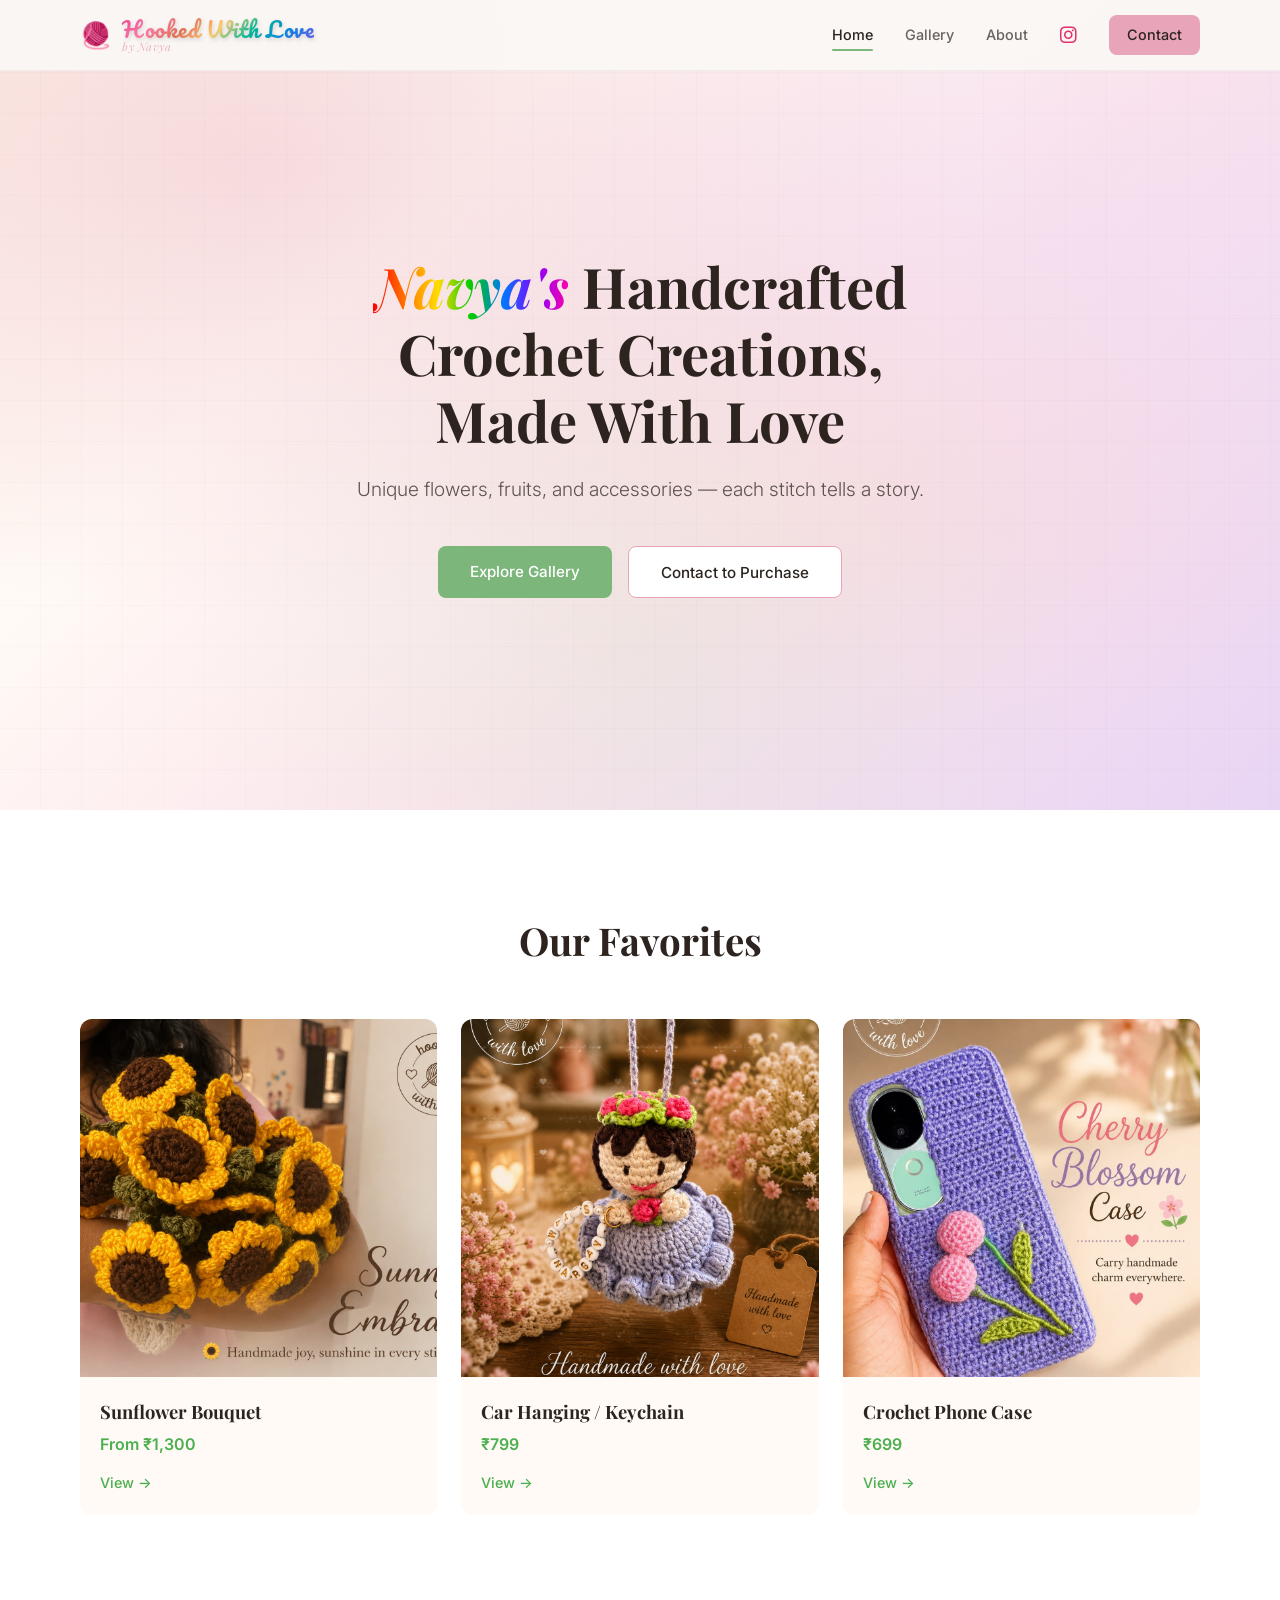
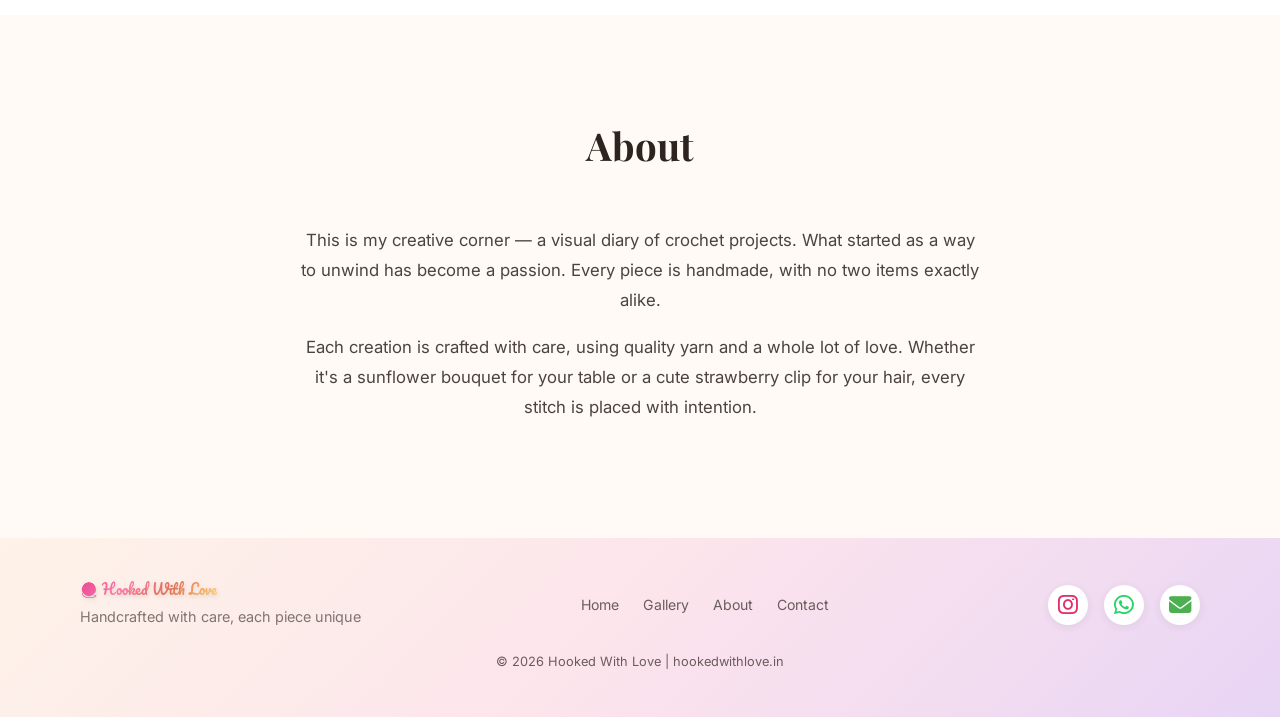
<file: index.html>
<!DOCTYPE html>
<html lang="en">
<head>
    <meta charset="UTF-8">
    <meta name="viewport" content="width=device-width, initial-scale=1.0">
    <title>Hooked With Love – Handmade Crochet Accessories</title>
    <meta name="description" content="Discover handcrafted crochet flowers, fruits, and accessories. Each piece is handmade with love, with no two items exactly alike.">
    <meta name="keywords" content="crochet, handmade, accessories, flowers, fruits, hair clips, amigurumi, handcrafted, India">
    <link rel="preconnect" href="https://fonts.googleapis.com">
    <link rel="preconnect" href="https://fonts.gstatic.com" crossorigin>
    <link href="https://fonts.googleapis.com/css2?family=Inter:wght@300;400;500;600&family=Pacifico&family=Playfair+Display:ital,wght@0,400;0,600;0,700;1,400&display=swap" rel="stylesheet">
    <link rel="stylesheet" href="css/style.css">
    <link rel="stylesheet" href="https://cdnjs.cloudflare.com/ajax/libs/font-awesome/6.5.0/css/all.min.css" crossorigin="anonymous">
    <script type="application/ld+json">
    {
        "@context": "https://schema.org",
        "@type": "WebPage",
        "name": "Hooked With Love – Handmade Crochet Accessories",
        "description": "Discover handcrafted crochet flowers, fruits, and accessories.",
        "url": "https://hookedwithlove.in",
        "mainEntity": {
            "@type": "ItemList",
            "itemListElement": [
                {
                    "@type": "ListItem",
                    "position": 1,
                    "item": {
                        "@type": "Product",
                        "name": "Crocheted Sunflower Bouquet",
                        "image": "https://hookedwithlove.in/images/sunflower_bouquet.jpg",
                        "description": "Handcrafted crocheted sunflower bouquet",
                        "sku": "HWL-001",
                        "offers": {
                            "@type": "Offer",
                            "price": "1200",
                            "priceCurrency": "INR",
                            "availability": "https://schema.org/InStock"
                        }
                    }
                },
                {
                    "@type": "ListItem",
                    "position": 2,
                    "item": {
                        "@type": "Product",
                        "name": "Rainbow Crocheted Bow Clip",
                        "image": "https://hookedwithlove.in/images/rainbow_bow_clip.jpg",
                        "description": "Colorful rainbow crocheted bow hair clip",
                        "sku": "HWL-008",
                        "offers": {
                            "@type": "Offer",
                            "price": "550",
                            "priceCurrency": "INR",
                            "availability": "https://schema.org/InStock"
                        }
                    }
                },
                {
                    "@type": "ListItem",
                    "position": 3,
                    "item": {
                        "@type": "Product",
                        "name": "Crocheted Red Rose Accessory",
                        "image": "https://hookedwithlove.in/images/red_rose_accessory.jpg",
                        "description": "Beautiful handcrafted crocheted red rose accessory",
                        "sku": "HWL-009",
                        "offers": {
                            "@type": "Offer",
                            "price": "600",
                            "priceCurrency": "INR",
                            "availability": "https://schema.org/InStock"
                        }
                    }
                }
            ]
        }
    }
    </script>
</head>
<body>
    <!-- Header/Nav -->
    <header class="site-header" id="siteHeader">
        <div class="container header-inner">
            <a href="index.html" class="logo">
                <span class="logo-icon">🧶</span>
                <span class="logo-text">
                    <span class="logo-main">Hooked With Love</span>
                    <span class="logo-tagline">by Navya</span>
                </span>
            </a>
            <button class="mobile-menu-btn" id="mobileMenuBtn" aria-label="Toggle menu">
                <span></span>
                <span></span>
                <span></span>
            </button>
            <nav class="main-nav" id="mainNav">
                <a href="index.html" class="active">Home</a>
                <a href="gallery.html">Gallery</a>
                <a href="#about">About</a>
                <a href="https://www.instagram.com/hookedwithlovebynavya/" target="_blank" rel="noopener" class="nav-social-link" aria-label="Instagram"><i class="fab fa-instagram"></i></a>
                <a href="#" class="nav-contact-btn" data-open-contact>Contact</a>
            </nav>
        </div>
    </header>

    <!-- Hero Section -->
    <section class="hero">
        <div class="hero-overlay"></div>
        <div class="container hero-content">
            <h1><span class="rainbow-text">Navya's</span> Handcrafted Crochet Creations, Made With Love</h1>
            <p class="hero-subtitle">Unique flowers, fruits, and accessories — each stitch tells a story.</p>
            <div class="hero-ctas">
                <a href="gallery.html" class="btn btn-primary">Explore Gallery</a>
                <button class="btn btn-secondary" data-open-contact>Contact to Purchase</button>
            </div>
        </div>
    </section>

    <!-- Featured Highlights -->
    <section class="featured">
        <div class="container">
            <h2 class="section-title">Our Favorites</h2>
            <div class="featured-grid">
                <div class="product-card">
                    <div class="product-image">
                        <img src="images/crochet-08.jpeg" alt="Sunflower Bouquet" loading="lazy">
                    </div>
                    <div class="product-info">
                        <h3>Sunflower Bouquet</h3>
                        <p class="product-price">From ₹1,300</p>
                        <a href="gallery.html" class="product-link">View →</a>
                    </div>
                </div>
                <div class="product-card">
                    <div class="product-image">
                        <img src="images/crochet-15.png" alt="Car Hanging / Keychain" loading="lazy">
                    </div>
                    <div class="product-info">
                        <h3>Car Hanging / Keychain</h3>
                        <p class="product-price">₹799</p>
                        <a href="gallery.html" class="product-link">View →</a>
                    </div>
                </div>
                <div class="product-card">
                    <div class="product-image">
                        <img src="images/crochet-01.jpeg" alt="Crochet Phone Case" loading="lazy">
                    </div>
                    <div class="product-info">
                        <h3>Crochet Phone Case</h3>
                        <p class="product-price">₹699</p>
                        <a href="gallery.html" class="product-link">View →</a>
                    </div>
                </div>
            </div>
        </div>
    </section>

    <!-- About Section -->
    <section class="about" id="about">
        <div class="container">
            <h2 class="section-title">About</h2>
            <div class="about-content">
                <p>This is my creative corner — a visual diary of crochet projects. What started as a way to unwind has become a passion. Every piece is handmade, with no two items exactly alike.</p>
                <p>Each creation is crafted with care, using quality yarn and a whole lot of love. Whether it's a sunflower bouquet for your table or a cute strawberry clip for your hair, every stitch is placed with intention.</p>
            </div>
        </div>
    </section>

    <!-- Back to Top Button -->
    <button class="back-to-top" id="backToTop" aria-label="Back to top">↑</button>

    <!-- Footer -->
    <footer class="site-footer">
        <div class="container">
            <div class="footer-content">
                <div class="footer-brand">
                    <p class="footer-logo">🧶 Hooked With Love</p>
                    <p class="footer-tagline">Handcrafted with care, each piece unique</p>
                </div>
                <div class="footer-links">
                    <a href="index.html">Home</a>
                    <a href="gallery.html">Gallery</a>
                    <a href="#about">About</a>
                    <a href="#" data-open-contact>Contact</a>
                </div>
                <div class="footer-social">
                    <a href="https://www.instagram.com/hookedwithlovebynavya/" target="_blank" rel="noopener" aria-label="Instagram"><i class="fab fa-instagram"></i></a>
                    <a href="https://wa.me/919985507347" target="_blank" rel="noopener" aria-label="WhatsApp"><i class="fab fa-whatsapp"></i></a>
                    <a href="mailto:Navyajashu444@gmail.com" aria-label="Email"><i class="fas fa-envelope"></i></a>
                </div>
            </div>
            <p class="copyright">© 2026 Hooked With Love | hookedwithlove.in</p>
        </div>
    </footer>

    <!-- Contact Modal -->
    <div class="modal-overlay" id="contactModal">
        <div class="modal">
            <button class="modal-close" id="modalClose" aria-label="Close modal">×</button>
            <div class="modal-header">
                <h3>Get in Touch</h3>
                <p>Interested in a piece? Reach out through any of these channels:</p>
            </div>
            <div class="modal-body">
                <a href="tel:+919985507347" class="contact-option">
                    <span class="contact-icon">📞</span>
                    <span class="contact-text">
                        <strong>Phone</strong>
                        <span>+91 99855 07347</span>
                    </span>
                </a>
                <a href="mailto:Navyajashu444@gmail.com" class="contact-option">
                    <span class="contact-icon">📧</span>
                    <span class="contact-text">
                        <strong>Email</strong>
                        <span>Navyajashu444@gmail.com</span>
                    </span>
                </a>
                <a href="https://wa.me/919985507347?text=Hello%20Hooked%20With%20Love,%20I%20am%20interested%20in%20your%20crochet%20creations!" class="contact-option whatsapp" target="_blank" rel="noopener" id="whatsappLink">
                    <span class="contact-icon">💬</span>
                    <span class="contact-text">
                        <strong>WhatsApp</strong>
                        <span>Send a message</span>
                    </span>
                </a>
            </div>
        </div>
    </div>

    <script src="js/main.js"></script>
</body>
</html>
</file>
<file: css/style.css>
/* ============================================
   Hooked With Love — Style Sheet
   ============================================ */

/* Custom Properties */
:root {
    --color-beige: #fef3e8;
    --color-rose: #e8a4b8;
    --color-sage: #7cb67a;
    --color-cream: #fffaf5;
    --color-dark: #2d2420;
    --color-rose-light: #fce4ec;
    --color-sage-dark: #4caf50;
    --color-shadow: rgba(61, 54, 48, 0.08);
    --color-shadow-hover: rgba(61, 54, 48, 0.18);
    --color-lavender: #e8d5f5;
    --color-peach: #ffccbc;
    --color-mint: #c8e6c9;
    --color-gold: #fff3cd;

    --font-heading: 'Playfair Display', Georgia, serif;
    --font-body: 'Inter', -apple-system, BlinkMacSystemFont, sans-serif;

    --radius-sm: 8px;
    --radius-md: 12px;
    --radius-lg: 20px;

    --transition: 0.3s ease;
    --container-max: 1200px;
}

/* Reset */
*,
*::before,
*::after {
    margin: 0;
    padding: 0;
    box-sizing: border-box;
}

html {
    scroll-behavior: smooth;
}

body {
    font-family: var(--font-body);
    color: var(--color-dark);
    background-color: var(--color-cream);
    line-height: 1.6;
    -webkit-font-smoothing: antialiased;
}

img {
    max-width: 100%;
    height: auto;
    display: block;
}

a {
    text-decoration: none;
    color: inherit;
}

button {
    cursor: pointer;
    border: none;
    background: none;
    font-family: inherit;
}

/* Container */
.container {
    max-width: var(--container-max);
    margin: 0 auto;
    padding: 0 20px;
}

/* ============================================
   Header
   ============================================ */
.site-header {
    position: fixed;
    top: 0;
    left: 0;
    right: 0;
    z-index: 1000;
    background: rgba(250, 248, 245, 0.92);
    backdrop-filter: blur(12px);
    -webkit-backdrop-filter: blur(12px);
    border-bottom: 1px solid rgba(61, 54, 48, 0.06);
    transition: box-shadow var(--transition);
}

.site-header.scrolled {
    box-shadow: 0 2px 20px var(--color-shadow);
}

.header-inner {
    display: flex;
    align-items: center;
    justify-content: space-between;
    height: 70px;
}

.logo {
    display: flex;
    align-items: center;
    gap: 10px;
    text-decoration: none;
}

.logo-icon {
    font-size: 1.6rem;
}

.logo-text {
    display: flex;
    flex-direction: column;
    line-height: 1.1;
}

.logo-main {
    font-family: 'Pacifico', cursive;
    font-size: 1.4rem;
    font-weight: 400;
    background: linear-gradient(135deg, #e84393, #fd79a8, #e17055, #fdcb6e, #00b894, #0984e3, #6c5ce7);
    -webkit-background-clip: text;
    -webkit-text-fill-color: transparent;
    background-clip: text;
    text-shadow: none;
    filter: drop-shadow(1px 2px 2px rgba(0,0,0,0.15));
    letter-spacing: 0.5px;
    position: relative;
}

.logo-tagline {
    font-family: var(--font-heading);
    font-size: 0.7rem;
    font-style: italic;
    color: var(--color-rose);
    letter-spacing: 0.5px;
    opacity: 0.8;
}

.main-nav {
    display: flex;
    align-items: center;
    gap: 32px;
}

.main-nav a {
    font-size: 0.9rem;
    font-weight: 500;
    color: var(--color-dark);
    opacity: 0.7;
    transition: opacity var(--transition);
    position: relative;
}

.main-nav a:hover,
.main-nav a.active {
    opacity: 1;
}

.main-nav a.active::after {
    content: '';
    position: absolute;
    bottom: -4px;
    left: 0;
    right: 0;
    height: 2px;
    background: var(--color-sage);
    border-radius: 1px;
}

.nav-contact-btn {
    background: var(--color-rose) !important;
    padding: 8px 18px !important;
    border-radius: var(--radius-sm) !important;
    opacity: 1 !important;
}

.nav-contact-btn:hover {
    background: var(--color-rose-light) !important;
}

/* Mobile Menu Button */
.mobile-menu-btn {
    display: none;
    flex-direction: column;
    gap: 5px;
    padding: 8px;
}

.mobile-menu-btn span {
    display: block;
    width: 24px;
    height: 2px;
    background: var(--color-dark);
    border-radius: 2px;
    transition: var(--transition);
}

/* ============================================
   Hero Section
   ============================================ */
.hero {
    position: relative;
    min-height: 85vh;
    display: flex;
    align-items: center;
    justify-content: center;
    padding: 120px 20px 80px;
    overflow: hidden;
}

.hero-overlay {
    position: absolute;
    inset: 0;
    background: 
        radial-gradient(ellipse at 20% 20%, rgba(232, 164, 184, 0.35) 0%, transparent 50%),
        radial-gradient(ellipse at 80% 30%, rgba(232, 213, 245, 0.3) 0%, transparent 40%),
        radial-gradient(ellipse at 50% 80%, rgba(200, 230, 201, 0.25) 0%, transparent 50%),
        radial-gradient(ellipse at 70% 60%, rgba(255, 204, 188, 0.2) 0%, transparent 40%),
        linear-gradient(135deg, var(--color-beige) 0%, var(--color-cream) 30%, var(--color-rose-light) 60%, var(--color-lavender) 100%);
}

.hero-overlay::before {
    content: '';
    position: absolute;
    inset: 0;
    background-image: 
        repeating-linear-gradient(90deg, transparent, transparent 40px, rgba(61, 54, 48, 0.02) 40px, rgba(61, 54, 48, 0.02) 41px),
        repeating-linear-gradient(0deg, transparent, transparent 40px, rgba(61, 54, 48, 0.02) 40px, rgba(61, 54, 48, 0.02) 41px);
}

.hero-content {
    position: relative;
    text-align: center;
    max-width: 700px;
}

.hero h1 {
    font-family: var(--font-heading);
    font-size: clamp(2.2rem, 5vw, 3.5rem);
    font-weight: 700;
    line-height: 1.2;
    margin-bottom: 20px;
    color: var(--color-dark);
}

.hero-subtitle {
    font-size: clamp(1rem, 2vw, 1.2rem);
    font-weight: 300;
    color: var(--color-dark);
    opacity: 0.75;
    margin-bottom: 40px;
    line-height: 1.7;
}

.hero-ctas {
    display: flex;
    gap: 16px;
    justify-content: center;
    flex-wrap: wrap;
}

/* Buttons */
.btn {
    display: inline-flex;
    align-items: center;
    justify-content: center;
    padding: 14px 32px;
    font-size: 0.95rem;
    font-weight: 500;
    border-radius: var(--radius-sm);
    transition: all var(--transition);
    cursor: pointer;
}

.btn-primary {
    background: var(--color-sage);
    color: white;
}

.btn-primary:hover {
    background: var(--color-sage-dark);
    transform: translateY(-2px);
    box-shadow: 0 8px 24px rgba(143, 174, 126, 0.3);
}

.btn-secondary {
    background: white;
    color: var(--color-dark);
    border: 1.5px solid var(--color-rose);
}

.btn-secondary:hover {
    background: var(--color-rose-light);
    transform: translateY(-2px);
}

.btn-enquiry {
    background: var(--color-rose);
    color: var(--color-dark);
    padding: 10px 20px;
    font-size: 0.85rem;
    font-weight: 500;
    border-radius: var(--radius-sm);
    width: 100%;
}

.btn-enquiry:hover {
    background: var(--color-rose-light);
    transform: translateY(-1px);
}

/* ============================================
   Featured Section
   ============================================ */
.featured {
    padding: 80px 0;
    background: white;
}

.section-title {
    font-family: var(--font-heading);
    font-size: clamp(1.8rem, 3vw, 2.4rem);
    text-align: center;
    margin-bottom: 48px;
    color: var(--color-dark);
}

.featured-grid {
    display: grid;
    grid-template-columns: 1fr;
    gap: 24px;
}

.product-card {
    background: var(--color-cream);
    border-radius: var(--radius-md);
    overflow: hidden;
    transition: transform var(--transition), box-shadow var(--transition);
}

.product-card:hover {
    transform: translateY(-4px);
    box-shadow: 0 12px 32px var(--color-shadow-hover);
}

.product-image {
    aspect-ratio: 1;
    overflow: hidden;
    background: var(--color-beige);
}

.product-image img {
    width: 100%;
    height: 100%;
    object-fit: cover;
    transition: transform var(--transition);
}

.product-card:hover .product-image img {
    transform: scale(1.05);
}

.product-info {
    padding: 20px;
}

.product-info h3 {
    font-family: var(--font-heading);
    font-size: 1.15rem;
    margin-bottom: 6px;
}

.product-price {
    color: var(--color-sage-dark);
    font-weight: 600;
    font-size: 1rem;
    margin-bottom: 12px;
}

.product-link {
    font-size: 0.9rem;
    font-weight: 500;
    color: var(--color-sage-dark);
    transition: color var(--transition);
}

.product-link:hover {
    color: var(--color-sage);
}

/* ============================================
   About Section
   ============================================ */
.about {
    padding: 80px 0;
    background: var(--color-cream);
}

.about-content {
    max-width: 680px;
    margin: 0 auto;
    text-align: center;
}

.about-content p {
    font-size: 1.05rem;
    line-height: 1.8;
    color: var(--color-dark);
    opacity: 0.85;
    margin-bottom: 16px;
}

/* ============================================
   Footer
   ============================================ */
.site-footer {
    background: linear-gradient(135deg, var(--color-beige) 0%, var(--color-rose-light) 50%, var(--color-lavender) 100%);
    padding: 40px 0;
    text-align: center;
}

.site-footer p {
    font-size: 0.9rem;
    color: var(--color-dark);
    opacity: 0.7;
    margin-bottom: 4px;
}

.copyright {
    font-size: 0.8rem !important;
}

/* ============================================
   Gallery Section
   ============================================ */
.gallery-section {
    padding: 100px 0 60px;
    min-height: 100vh;
    background: linear-gradient(180deg, var(--color-cream) 0%, var(--color-rose-light) 30%, var(--color-lavender) 60%, var(--color-mint) 100%);
}

/* Breadcrumb */
.breadcrumb {
    font-size: 0.85rem;
    margin-bottom: 24px;
    color: var(--color-dark);
    opacity: 0.7;
}

.breadcrumb a {
    color: var(--color-sage-dark);
    transition: opacity var(--transition);
}

.breadcrumb a:hover {
    opacity: 0.7;
}

.breadcrumb-sep {
    margin: 0 8px;
}

/* Gallery Header */
.gallery-header {
    text-align: center;
    margin-bottom: 40px;
}

.gallery-header h1 {
    font-family: var(--font-heading);
    font-size: clamp(1.8rem, 4vw, 2.8rem);
    margin-bottom: 8px;
}

.gallery-subtitle {
    font-size: 1rem;
    opacity: 0.65;
}

/* Filter Tabs */
.filter-tabs {
    display: flex;
    justify-content: center;
    gap: 8px;
    flex-wrap: wrap;
    margin-bottom: 40px;
    padding-bottom: 8px;
}

.filter-tab {
    padding: 10px 22px;
    font-size: 0.88rem;
    font-weight: 500;
    color: var(--color-dark);
    opacity: 0.6;
    border-radius: 24px;
    transition: all var(--transition);
    position: relative;
    background: transparent;
}

.filter-tab:hover {
    opacity: 0.9;
    background: var(--color-beige);
}

.filter-tab.active {
    opacity: 1;
    background: white;
    box-shadow: 0 2px 12px var(--color-shadow);
    color: var(--color-sage-dark);
    border: 1px solid var(--color-rose);
}

.filter-tab.active::after {
    content: '';
    position: absolute;
    bottom: 0;
    left: 50%;
    transform: translateX(-50%);
    width: 24px;
    height: 3px;
    background: var(--color-sage);
    border-radius: 2px;
}

/* Product Grid */
.product-grid {
    display: grid;
    grid-template-columns: repeat(2, 1fr);
    gap: 20px;
}

.gallery-card {
    background: white;
    border-radius: var(--radius-md);
    overflow: hidden;
    transition: transform var(--transition), box-shadow var(--transition), opacity var(--transition);
    opacity: 1;
}

.gallery-card.hidden {
    display: none;
}

.gallery-card.fade-out {
    opacity: 0;
    transform: scale(0.95);
}

.gallery-card.fade-in {
    animation: fadeIn 0.4s ease forwards;
}

@keyframes fadeIn {
    from {
        opacity: 0;
        transform: scale(0.95) translateY(10px);
    }
    to {
        opacity: 1;
        transform: scale(1) translateY(0);
    }
}

.gallery-card:hover {
    transform: translateY(-4px);
    box-shadow: 0 12px 32px var(--color-shadow-hover);
}

.gallery-card-image {
    aspect-ratio: 1;
    overflow: hidden;
    background: var(--color-beige);
}

.gallery-card-image img {
    width: 100%;
    height: 100%;
    object-fit: cover;
    transition: transform var(--transition);
}

.gallery-card:hover .gallery-card-image img {
    transform: scale(1.05);
}

.gallery-card-info {
    padding: 16px;
}

.gallery-card-info h3 {
    font-family: var(--font-heading);
    font-size: 1rem;
    margin-bottom: 6px;
    line-height: 1.3;
}

.gallery-card-price {
    color: var(--color-sage-dark);
    font-weight: 600;
    font-size: 0.95rem;
    margin-bottom: 12px;
}

/* ============================================
   Modal
   ============================================ */
.modal-overlay {
    position: fixed;
    inset: 0;
    background: rgba(61, 54, 48, 0.4);
    backdrop-filter: blur(6px);
    -webkit-backdrop-filter: blur(6px);
    z-index: 2000;
    display: flex;
    align-items: center;
    justify-content: center;
    padding: 20px;
    opacity: 0;
    visibility: hidden;
    transition: opacity var(--transition), visibility var(--transition);
}

.modal-overlay.active {
    opacity: 1;
    visibility: visible;
}

.modal {
    background: white;
    border-radius: var(--radius-lg);
    padding: 36px;
    max-width: 420px;
    width: 100%;
    position: relative;
    transform: translateY(20px) scale(0.95);
    transition: transform var(--transition);
    max-height: 90vh;
    overflow-y: auto;
}

.modal-overlay.active .modal {
    transform: translateY(0) scale(1);
}

.modal-close {
    position: absolute;
    top: 16px;
    right: 16px;
    width: 36px;
    height: 36px;
    display: flex;
    align-items: center;
    justify-content: center;
    font-size: 1.5rem;
    color: var(--color-dark);
    opacity: 0.5;
    border-radius: 50%;
    transition: all var(--transition);
}

.modal-close:hover {
    opacity: 1;
    background: var(--color-beige);
}

.modal-product-preview {
    text-align: center;
    margin-bottom: 20px;
    padding-bottom: 20px;
    border-bottom: 1px solid var(--color-beige);
}

.modal-product-preview img {
    width: 100px;
    height: 100px;
    object-fit: cover;
    border-radius: var(--radius-sm);
    margin: 0 auto 12px;
}

.modal-product-preview h3 {
    font-family: var(--font-heading);
    font-size: 1.1rem;
}

.modal-header {
    margin-bottom: 24px;
}

.modal-header h3 {
    font-family: var(--font-heading);
    font-size: 1.3rem;
    margin-bottom: 6px;
}

.modal-header p {
    font-size: 0.9rem;
    opacity: 0.7;
}

.modal-body {
    display: flex;
    flex-direction: column;
    gap: 12px;
}

.contact-option {
    display: flex;
    align-items: center;
    gap: 14px;
    padding: 14px 18px;
    border-radius: var(--radius-sm);
    background: var(--color-cream);
    transition: all var(--transition);
}

.contact-option:hover {
    background: var(--color-beige);
    transform: translateX(4px);
}

.contact-option.whatsapp {
    background: #e8f5e9;
}

.contact-option.whatsapp:hover {
    background: #c8e6c9;
}

.contact-icon {
    font-size: 1.4rem;
    flex-shrink: 0;
}

.contact-text {
    display: flex;
    flex-direction: column;
    gap: 2px;
}

.contact-text strong {
    font-size: 0.9rem;
}

.contact-text span {
    font-size: 0.82rem;
    opacity: 0.7;
}

/* ============================================
   Responsive Design — Tablet (min-width: 640px)
   ============================================ */
@media (min-width: 640px) {
    .featured-grid {
        grid-template-columns: repeat(3, 1fr);
    }

    .product-grid {
        grid-template-columns: repeat(3, 1fr);
        gap: 24px;
    }

    .gallery-card-info h3 {
        font-size: 1.05rem;
    }
}

/* ============================================
   Responsive Design — Desktop (min-width: 1024px)
   ============================================ */
@media (min-width: 1024px) {
    .container {
        padding: 0 40px;
    }

    .product-grid {
        grid-template-columns: repeat(4, 1fr);
        gap: 28px;
    }

    .hero {
        min-height: 90vh;
    }

    .featured {
        padding: 100px 0;
    }

    .about {
        padding: 100px 0;
    }

    .gallery-card-info {
        padding: 20px;
    }

    .gallery-card-info h3 {
        font-size: 1.1rem;
    }
}

/* ============================================
   Mobile (max-width: 639px)
   ============================================ */
@media (max-width: 639px) {
    .mobile-menu-btn {
        display: flex;
    }

    .main-nav {
        position: fixed;
        top: 70px;
        left: 0;
        right: 0;
        background: rgba(250, 248, 245, 0.98);
        backdrop-filter: blur(12px);
        flex-direction: column;
        padding: 24px;
        gap: 20px;
        transform: translateY(-100%);
        opacity: 0;
        visibility: hidden;
        transition: all var(--transition);
        border-bottom: 1px solid var(--color-beige);
    }

    .main-nav.open {
        transform: translateY(0);
        opacity: 1;
        visibility: visible;
    }

    .main-nav a {
        font-size: 1rem;
    }

    .hero {
        min-height: 70vh;
        padding: 100px 20px 60px;
    }

    .hero-ctas {
        flex-direction: column;
        align-items: center;
    }

    .btn {
        width: 100%;
        max-width: 280px;
    }

    .modal {
        padding: 28px 24px;
    }

    .filter-tabs {
        gap: 6px;
    }

    .filter-tab {
        padding: 8px 16px;
        font-size: 0.82rem;
    }
}

/* ============================================
   SKU Badge (displayed below image in card info)
   ============================================ */
.gallery-card-image {
    position: relative;
}

.sku-badge {
    display: none;
}

.gallery-card-sku {
    font-size: 0.75rem;
    font-weight: 600;
    color: var(--color-rose);
    background: var(--color-rose-light);
    display: inline-block;
    padding: 2px 8px;
    border-radius: 4px;
    margin-bottom: 6px;
    letter-spacing: 0.5px;
}

/* ============================================
   Image Hover Overlay
   ============================================ */
.image-overlay {
    position: absolute;
    inset: 0;
    background: rgba(61, 54, 48, 0.4);
    display: flex;
    align-items: center;
    justify-content: center;
    opacity: 0;
    transition: opacity var(--transition);
    z-index: 1;
}

.gallery-card:hover .image-overlay {
    opacity: 1;
}

.overlay-icon {
    font-size: 2rem;
    filter: brightness(2);
}

/* ============================================
   Lightbox
   ============================================ */
.lightbox-overlay {
    position: fixed;
    inset: 0;
    background: rgba(0, 0, 0, 0.9);
    z-index: 3000;
    display: flex;
    align-items: center;
    justify-content: center;
    padding: 20px;
    opacity: 0;
    visibility: hidden;
    transition: opacity 0.3s ease, visibility 0.3s ease;
}

.lightbox-overlay.active {
    opacity: 1;
    visibility: visible;
}

.lightbox-close {
    position: absolute;
    top: 20px;
    right: 24px;
    font-size: 2.5rem;
    color: white;
    opacity: 0.8;
    transition: opacity 0.3s ease;
    background: none;
    border: none;
    cursor: pointer;
    z-index: 3001;
}

.lightbox-close:hover {
    opacity: 1;
}

.lightbox-content {
    text-align: center;
    max-width: 90vw;
    max-height: 85vh;
}

.lightbox-content img {
    max-width: 100%;
    max-height: 80vh;
    object-fit: contain;
    border-radius: var(--radius-md);
    box-shadow: 0 20px 60px rgba(0, 0, 0, 0.5);
}

.lightbox-caption {
    color: white;
    font-size: 1rem;
    margin-top: 16px;
    opacity: 0.8;
    font-family: var(--font-heading);
}

/* ============================================
   Coming Soon Placeholder
   ============================================ */
.coming-soon-placeholder {
    display: flex;
    align-items: center;
    justify-content: center;
    background: linear-gradient(135deg, var(--color-beige) 0%, var(--color-rose-light) 100%);
    border: 2px dashed var(--color-rose);
}

.coming-soon-content {
    text-align: center;
    padding: 20px;
}

.coming-soon-icon {
    font-size: 2.5rem;
    display: block;
    margin-bottom: 12px;
}

.coming-soon-text {
    font-family: var(--font-heading);
    font-size: 1.1rem;
    color: var(--color-dark);
    opacity: 0.7;
    margin-bottom: 4px;
}

.coming-soon-subtext {
    font-size: 0.8rem;
    color: var(--color-dark);
    opacity: 0.4;
    font-style: italic;
}

.coming-soon-card:hover {
    transform: none;
    box-shadow: none;
}

/* ============================================
   Back to Top Button
   ============================================ */
.back-to-top {
    position: fixed;
    bottom: 30px;
    right: 30px;
    width: 48px;
    height: 48px;
    background: var(--color-sage);
    color: white;
    border: none;
    border-radius: 50%;
    font-size: 1.3rem;
    cursor: pointer;
    z-index: 900;
    opacity: 0;
    visibility: hidden;
    transform: translateY(20px);
    transition: all 0.3s ease;
    box-shadow: 0 4px 16px rgba(143, 174, 126, 0.4);
}

.back-to-top.visible {
    opacity: 1;
    visibility: visible;
    transform: translateY(0);
}

.back-to-top:hover {
    background: var(--color-sage-dark);
    transform: translateY(-3px);
    box-shadow: 0 6px 20px rgba(143, 174, 126, 0.5);
}

/* ============================================
   Enhanced Footer
   ============================================ */
.footer-content {
    display: flex;
    flex-direction: column;
    align-items: center;
    gap: 20px;
    margin-bottom: 20px;
}

.footer-brand {
    text-align: center;
}

.footer-logo {
    font-family: 'Pacifico', cursive;
    font-size: 1.5rem;
    font-weight: 400;
    background: linear-gradient(135deg, #e84393, #fd79a8, #e17055, #fdcb6e, #00b894, #0984e3, #6c5ce7);
    -webkit-background-clip: text;
    -webkit-text-fill-color: transparent;
    background-clip: text;
    filter: drop-shadow(1px 2px 2px rgba(0,0,0,0.1));
    margin-bottom: 4px;
    opacity: 1 !important;
}

.footer-tagline {
    font-size: 0.85rem;
    opacity: 0.6 !important;
}

.footer-links {
    display: flex;
    gap: 24px;
    flex-wrap: wrap;
    justify-content: center;
}

.footer-links a {
    font-size: 0.88rem;
    opacity: 0.7;
    transition: opacity var(--transition);
}

.footer-links a:hover {
    opacity: 1;
    color: var(--color-sage-dark);
}

.footer-social {
    display: flex;
    gap: 16px;
}

.footer-social a {
    font-size: 1.4rem;
    transition: transform var(--transition);
}

.footer-social a:hover {
    transform: scale(1.2);
}

/* ============================================
   Lazy Load Animation
   ============================================ */
.gallery-card {
    opacity: 0;
    transform: translateY(20px);
    transition: opacity 0.5s ease, transform 0.5s ease, box-shadow var(--transition);
}

.gallery-card.loaded {
    opacity: 1;
    transform: translateY(0);
}

/* Stagger animation for visible cards */
.gallery-card:nth-child(1).loaded { transition-delay: 0s; }
.gallery-card:nth-child(2).loaded { transition-delay: 0.05s; }
.gallery-card:nth-child(3).loaded { transition-delay: 0.1s; }
.gallery-card:nth-child(4).loaded { transition-delay: 0.15s; }
.gallery-card:nth-child(5).loaded { transition-delay: 0.2s; }
.gallery-card:nth-child(6).loaded { transition-delay: 0.25s; }
.gallery-card:nth-child(7).loaded { transition-delay: 0.3s; }
.gallery-card:nth-child(8).loaded { transition-delay: 0.35s; }

@media (min-width: 640px) {
    .footer-content {
        flex-direction: row;
        justify-content: space-between;
    }
    .footer-brand {
        text-align: left;
    }
}

/* ============================================
   Social Icons (Font Awesome)
   ============================================ */
.nav-social-link {
    font-size: 1.2rem !important;
    color: #E1306C !important;
    opacity: 1 !important;
    transition: transform var(--transition), color var(--transition);
}

.nav-social-link:hover {
    transform: scale(1.2);
    color: #C13584 !important;
}

.nav-social-link::after {
    display: none !important;
}

.footer-social a {
    font-size: 1.4rem;
    width: 40px;
    height: 40px;
    display: inline-flex;
    align-items: center;
    justify-content: center;
    border-radius: 50%;
    background: white;
    color: var(--color-dark);
    transition: all var(--transition);
    box-shadow: 0 2px 8px var(--color-shadow);
}

.footer-social a:hover {
    transform: scale(1.15) translateY(-2px);
    box-shadow: 0 4px 12px var(--color-shadow-hover);
}

.footer-social a[aria-label="Instagram"] {
    color: #E1306C;
}

.footer-social a[aria-label="WhatsApp"] {
    color: #25D366;
}

.footer-social a[aria-label="Email"] {
    color: var(--color-sage-dark);
}

/* ============================================
   Rainbow Text for "Navya's"
   ============================================ */
.rainbow-text {
    font-style: italic;
    background: linear-gradient(90deg, #ff0000, #ff7700, #ffdd00, #00cc00, #0077ff, #8800ff, #ff00aa);
    -webkit-background-clip: text;
    -webkit-text-fill-color: transparent;
    background-clip: text;
    font-weight: 700;
}
</file>
